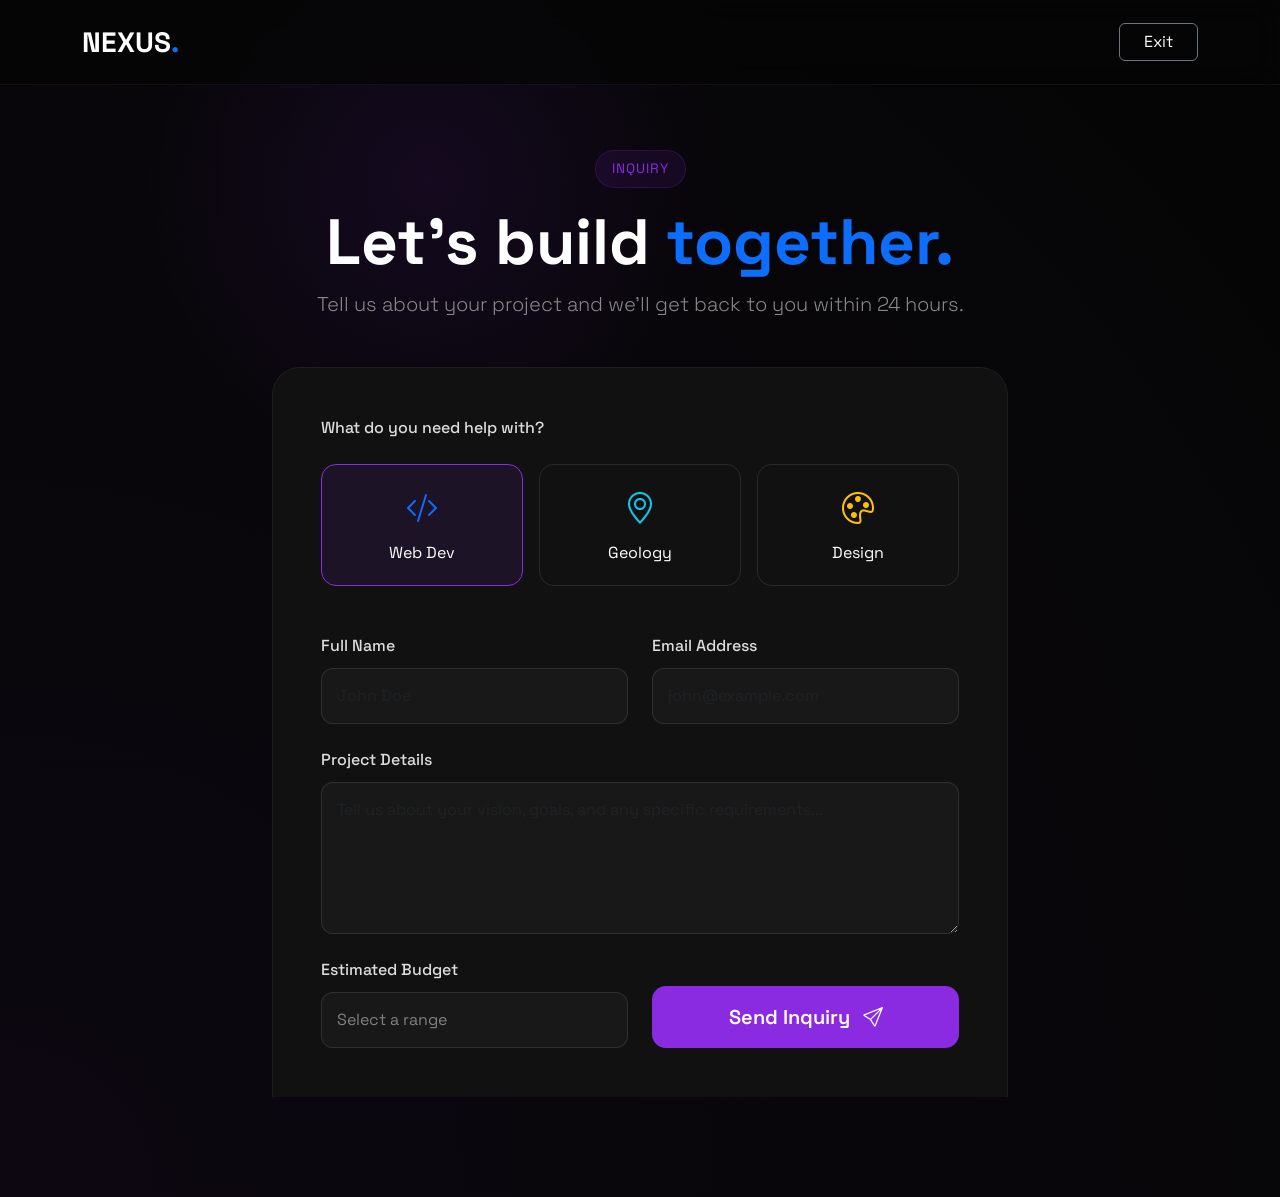
<file: contact.html>
<!DOCTYPE html>
<html lang="en">
<head>
    <meta charset="UTF-8">
    <meta name="viewport" content="width=device-width, initial-scale=1.0">
    <title>Get Started | NEXUS</title>
    <link href="https://fonts.googleapis.com/css2?family=Space+Grotesk:wght@300;500;700&display=swap" rel="stylesheet">
    <link href="https://cdn.jsdelivr.net/npm/bootstrap@5.3.0/dist/css/bootstrap.min.css" rel="stylesheet">
    <link rel="stylesheet" href="https://cdn.jsdelivr.net/npm/bootstrap-icons@1.11.1/font/bootstrap-icons.css">
    <link rel="stylesheet" href="main.css">
  
</head>
<body>
<nav class="navbar navbar-expand-lg fixed-top glass-nav py-3 navbar-dark">
        <div class="container">
            <a class="navbar-brand fw-bold text-white fs-3" href="index.html">NEXUS<span class="text-primary">.</span></a>
            <div class="ms-auto">
                <a href="index.html" class="btn btn-outline-light border-secondary px-4">Exit</a>
            </div>
        </div>
    </nav>

    <section class="contact-section">
        <div class="container">
            <div class="row justify-content-center">
                <div class="col-lg-8">
                    <div class="text-center mb-5">
                        <span class="badge-modern mb-3 d-inline-block">Inquiry</span>
                        <h1 class="display-3 fw-bold">Let's build <span class="text-primary">together.</span></h1>
                        <p class="text-secondary lead">Tell us about your project and we'll get back to you within 24 hours.</p>
                    </div>

                    <div class="bento-card p-4 p-md-5">
                        <form action="" method="POST" id="contactForm">
                            <div class="mb-5">
                                <label class="form-label d-block mb-4">What do you need help with?</label>
                                <div class="row g-3">
                                    <div class="col-md-4">
                                        <input type="radio" name="projectType" id="typeWeb" class="project-type-input" checked>
                                        <label for="typeWeb" class="project-type-card d-block">
                                            <i class="bi bi-code-slash fs-2 mb-2 d-block text-primary"></i>
                                            <span>Web Dev</span>
                                        </label>
                                    </div>
                                    <div class="col-md-4">
                                        <input type="radio" name="projectType" id="typeGeo" class="project-type-input">
                                        <label for="typeGeo" class="project-type-card d-block">
                                            <i class="bi bi-geo-alt fs-2 mb-2 d-block text-info"></i>
                                            <span>Geology</span>
                                        </label>
                                    </div>
                                    <div class="col-md-4">
                                        <input type="radio" name="projectType" id="typeDesign" class="project-type-input">
                                        <label for="typeDesign" class="project-type-card d-block">
                                            <i class="bi bi-palette fs-2 mb-2 d-block text-warning"></i>
                                            <span>Design</span>
                                        </label>
                                    </div>
                                </div>
                            </div>

                            <div class="row g-4">
                                <div class="col-md-6">
                                    <label class="form-label">Full Name</label>
                                    <input type="text" class="form-control" placeholder="John Doe" required>
                                </div>
                                <div class="col-md-6">
                                    <label class="form-label">Email Address</label>
                                    <input type="email" class="form-control" placeholder="john@example.com" required>
                                </div>
                                <div class="col-12">
                                    <label class="form-label">Project Details</label>
                                    <textarea class="form-control" rows="5" placeholder="Tell us about your vision, goals, and any specific requirements..."></textarea>
                                </div>
                                <div class="col-md-6">
                                    <label class="form-label">Estimated Budget</label>
                                    <select class="form-select">
                                        <option selected>Select a range</option>
                                        <option value="1">$500 - $1,000</option>
                                        <option value="2">$1,000 - $5,000</option>
                                        <option value="3">$5,000+</option>
                                    </select>
                                </div>
                                <div class="col-md-6 d-flex align-items-end">
                                    <button type="submit" class="btn btn-primary btn-lg w-100 py-3 mt-4 mt-md-0">
                                        Send Inquiry <i class="bi bi-send ms-2"></i>
                                    </button>
                                </div>
                            </div>
                        </form>
                    </div>
                </div>
            </div>
        </div>
    </section>

    <script src="https://cdn.jsdelivr.net/npm/bootstrap@5.3.0/dist/js/bootstrap.bundle.min.js"></script>
</body>
</html>
</file>
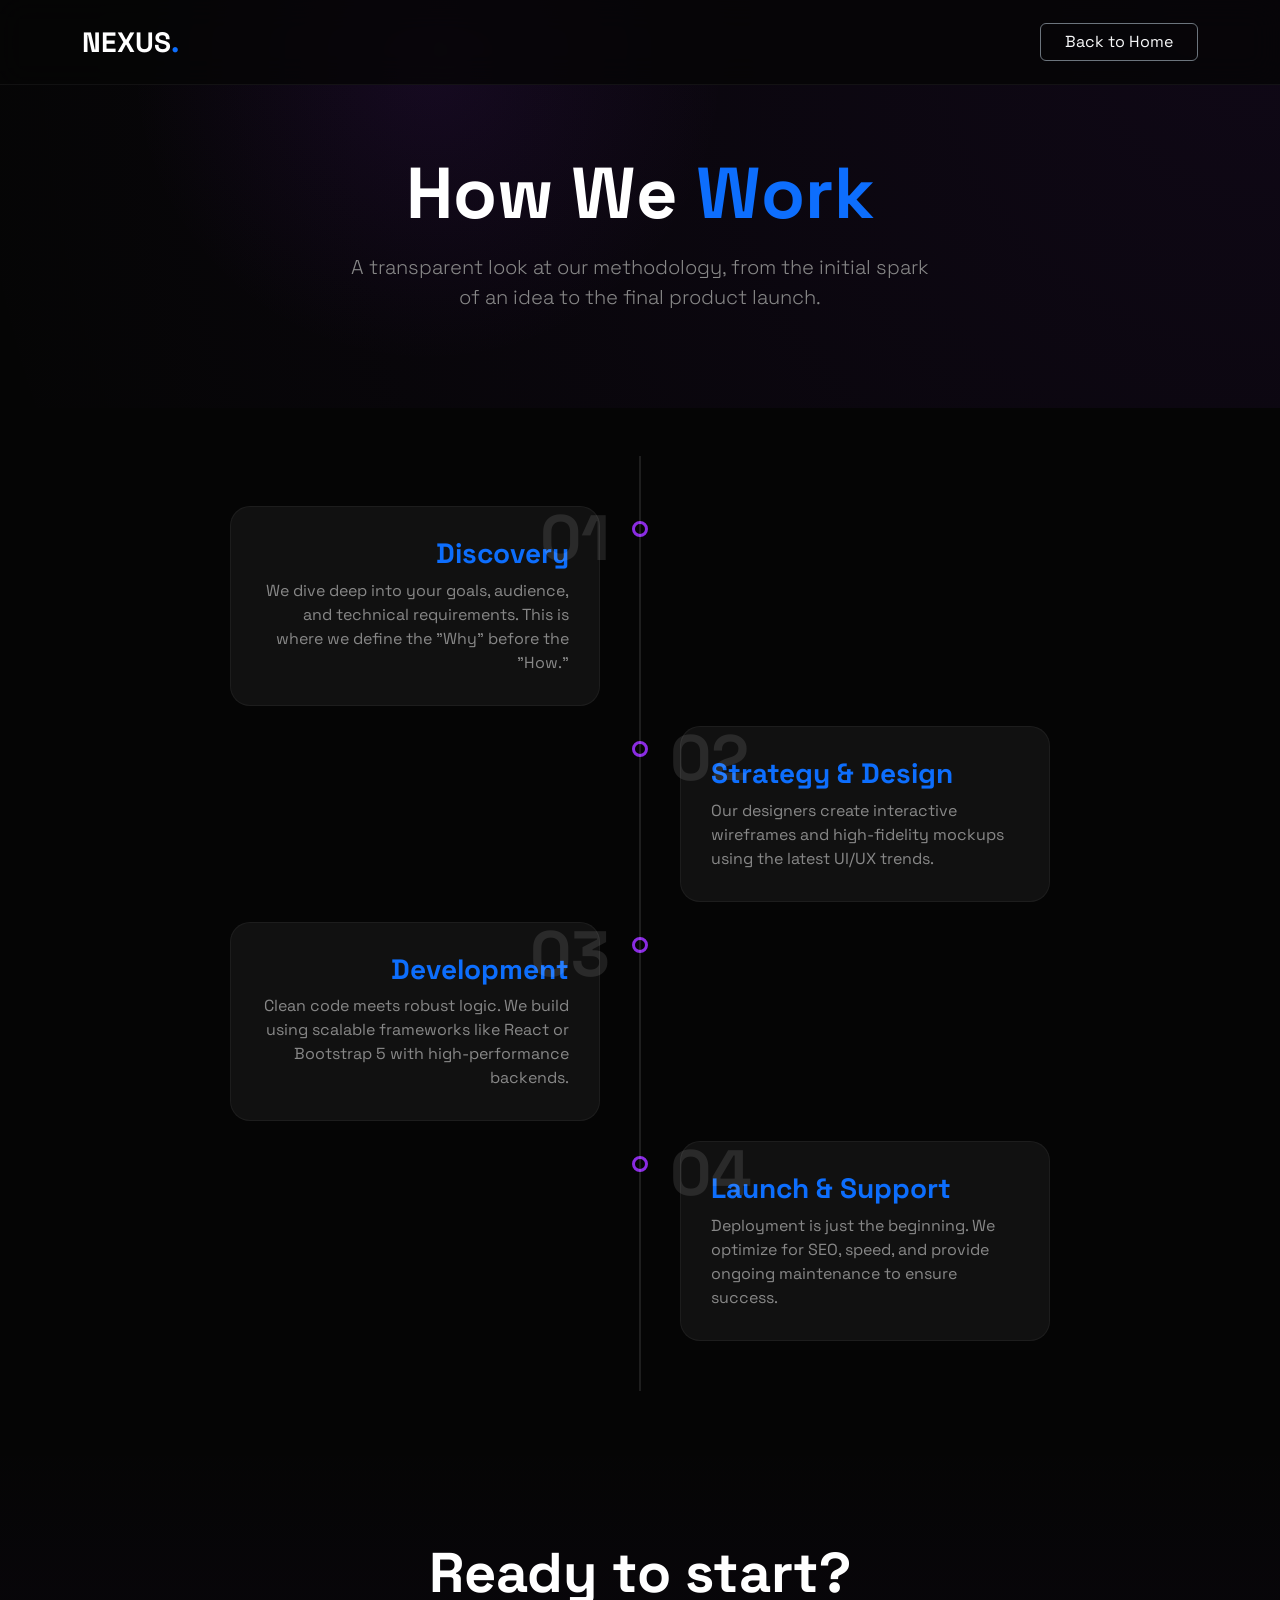
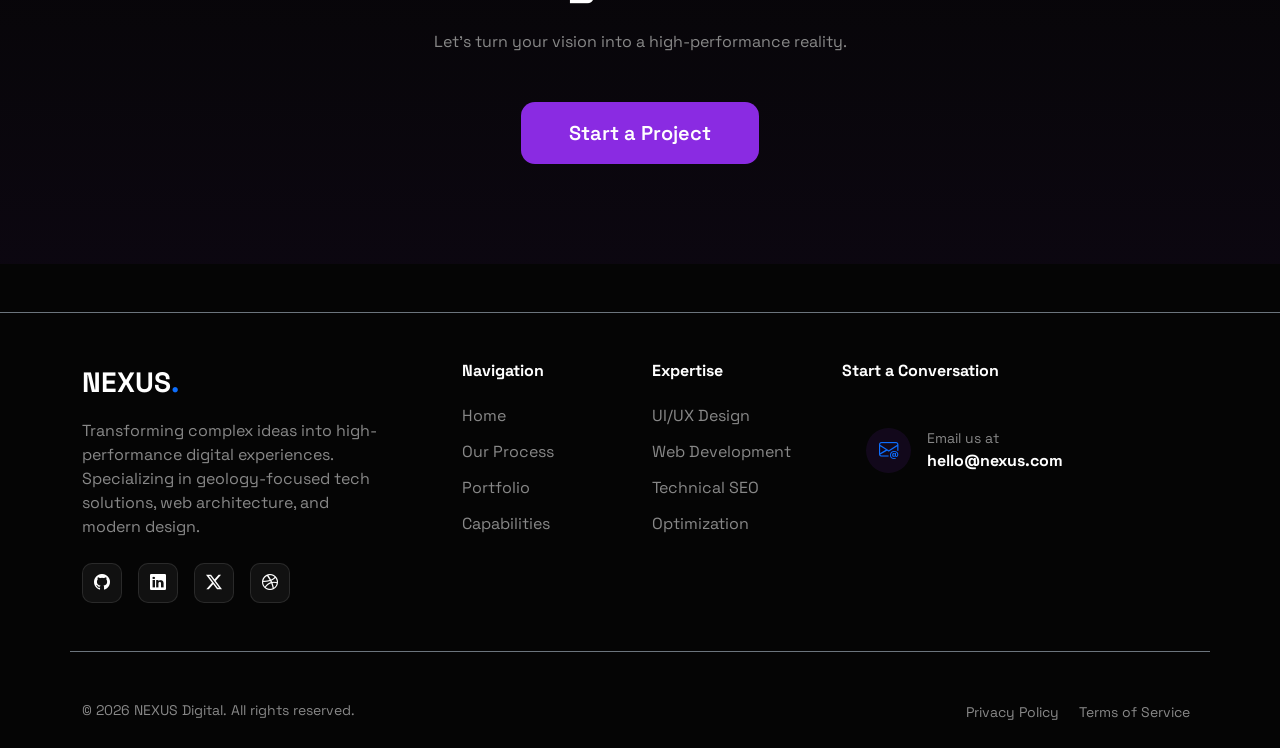
<file: process.html>
<!DOCTYPE html>
<html lang="en">
<head>
    <meta charset="UTF-8">
    <meta name="viewport" content="width=device-width, initial-scale=1.0">
    <title>Our Process | NEXUS</title>
    <link href="https://fonts.googleapis.com/css2?family=Space+Grotesk:wght@300;500;700&display=swap" rel="stylesheet">
    <link href="https://cdn.jsdelivr.net/npm/bootstrap@5.3.0/dist/css/bootstrap.min.css" rel="stylesheet">
    <link rel="stylesheet" href="https://cdn.jsdelivr.net/npm/bootstrap-icons@1.11.1/font/bootstrap-icons.css">
    <link rel="stylesheet" href="main.css">
    <style>
        
    </style>
</head>
<body>

    <nav class="navbar navbar-expand-lg fixed-top glass-nav py-3">
        <div class="container">
            <a class="navbar-brand fw-bold text-white fs-3" href="index.html">NEXUS<span class="text-primary">.</span></a>
            <div class="ms-auto">
                <a href="index.html" class="btn btn-outline-light border-secondary px-4">Back to Home</a>
            </div>
        </div>
    </nav>

    <header class="process-header text-center">
        <div class="container">
            <h1 class="display-2 fw-bold mb-3">How We <span class="text-primary">Work</span></h1>
            <p class="lead text-secondary mx-auto" style="max-width: 600px;">
                A transparent look at our methodology, from the initial spark of an idea to the final product launch.
            </p>
        </div>
    </header>

    <section class="py-5">
        <div class="container">
            <div class="timeline-container">
                
                <div class="process-step left">
                    <div class="process-card">
                        <span class="step-number">01</span>
                        <h3 class="text-primary fw-bold">Discovery</h3>
                        <p class="text-secondary mb-0">We dive deep into your goals, audience, and technical requirements. This is where we define the "Why" before the "How."</p>
                    </div>
                </div>

                <div class="process-step right">
                    <div class="process-card">
                        <span class="step-number">02</span>
                        <h3 class="text-primary fw-bold">Strategy & Design</h3>
                        <p class="text-secondary mb-0">Our designers create interactive wireframes and high-fidelity mockups using the latest UI/UX trends.</p>
                    </div>
                </div>

                <div class="process-step left">
                    <div class="process-card">
                        <span class="step-number">03</span>
                        <h3 class="text-primary fw-bold">Development</h3>
                        <p class="text-secondary mb-0">Clean code meets robust logic. We build using scalable frameworks like React or Bootstrap 5 with high-performance backends.</p>
                    </div>
                </div>

                <div class="process-step right">
                    <div class="process-card">
                        <span class="step-number">04</span>
                        <h3 class="text-primary fw-bold">Launch & Support</h3>
                        <p class="text-secondary mb-0">Deployment is just the beginning. We optimize for SEO, speed, and provide ongoing maintenance to ensure success.</p>
                    </div>
                </div>

            </div>
        </div>
    </section>

    <section class="footer-cta text-center">
        <div class="container">
            <h2 class="display-4 fw-bold mb-4">Ready to start?</h2>
            <p class="text-secondary mb-5">Let's turn your vision into a high-performance reality.</p>
            <a href="contact.html" class="btn btn-primary btn-lg px-5 py-3">Start a Project</a>
        </div>
    </section>
    <button id="backToTop" class="back-to-top" aria-label="Back to top">
        <i class="bi bi-arrow-up"></i>
    </button>


      <footer class="pt-5 pb-4 mt-5 border-top border-secondary" style="background-color: #050505;">
    <div class="container">
        <div class="row g-4">
            <div class="col-lg-4 col-md-12 mb-4">
                <a class="navbar-brand fw-bold text-white fs-3 d-block mb-3" href="#">NEXUS<span class="text-primary">.</span></a>
                <p class="text-secondary pe-lg-5">
                    Transforming complex ideas into high-performance digital experiences. Specializing in geology-focused tech solutions, web architecture, and modern design.
                </p>
                <div class="d-flex gap-3 mt-4">
                    <a href="#" class="social-icon"><i class="bi bi-github"></i></a>
                    <a href="#" class="social-icon"><i class="bi bi-linkedin"></i></a>
                    <a href="#" class="social-icon"><i class="bi bi-twitter-x"></i></a>
                    <a href="#" class="social-icon"><i class="bi bi-dribbble"></i></a>
                </div>
            </div>

            <div class="col-lg-2 col-md-4 col-6 mb-4">
                <h6 class="text-white fw-bold mb-4">Navigation</h6>
                <ul class="list-unstyled footer-links">
                    <li><a href="index.html">Home</a></li>
                    <li><a href="process.html">Our Process</a></li>
                    <li><a href="services.html#projects">Portfolio</a></li>
                    <li><a href="services.html">Capabilities</a></li>
                </ul>
            </div>

            <div class="col-lg-2 col-md-4 col-6 mb-4">
                <h6 class="text-white fw-bold mb-4">Expertise</h6>
                <ul class="list-unstyled footer-links">
                    <li><a href="#">UI/UX Design</a></li>
                    <li><a href="#">Web Development</a></li>
                    <li><a href="#">Technical SEO</a></li>
                    <li><a href="#">Optimization</a></li>
                </ul>
            </div>

            <div class="col-lg-4 col-md-4 mb-4">
                <h6 class="text-white fw-bold mb-4">Start a Conversation</h6>
                <div class="glass-card p-4 d-flex align-items-center gap-3">
                    <div class="icon-circle">
                        <i class="bi bi-envelope-at text-primary"></i>
                    </div>
                    <div>
                        <p class="small text-secondary mb-0">Email us at</p>
                        <a href="mailto:hello@nexus.com" class="text-white text-decoration-none fw-bold">hello@nexus.com</a>
                    </div>
                </div>
            </div>
        </div>

        <div class="row pt-5 mt-4 border-top border-secondary">
            <div class="col-md-6 text-center text-md-start">
                <p class="text-secondary small mb-0">&copy; 2026 NEXUS Digital. All rights reserved.</p>
            </div>
            <div class="col-md-6 text-center text-md-end mt-2 mt-md-0">
                <a href="#" class="text-secondary small text-decoration-none mx-2">Privacy Policy</a>
                <a href="#" class="text-secondary small text-decoration-none mx-2">Terms of Service</a>
            </div>
        </div>
    </div>
    </footer>

</body>
    <script src="https://cdn.jsdelivr.net/npm/bootstrap@5.3.0/dist/js/bootstrap.bundle.min.js"></script>

    <script>
        // Configure the observer
        const observerOptions = {
            threshold: 0.2 // Trigger when 20% of the element is visible
        };

        const observer = new IntersectionObserver((entries, observer) => {
            entries.forEach(entry => {
                if (entry.isIntersecting) {
                    // Add the class to trigger the CSS transition
                    entry.target.classList.add('is-visible');
                    // Optional: Stop observing once the animation has played
                    observer.unobserve(entry.target);
                }
            });
        }, observerOptions);

        // Target all process-step elements
        document.querySelectorAll('.process-step').forEach(step => {
            observer.observe(step);
        });


        
    
    </script>


</html>
</file>
<file: main.css>
html {
    scroll-behavior: smooth;
}


/* Global reset to prevent horizontal scroll */
html, body {
    width: 100%;
    margin: 0;
    padding: 0;
    overflow-x: hidden; /* This is the primary fix */
    position: relative;
}

/* Ensure all images stay within their parent containers */
img {
    max-width: 100%;
    height: auto;
}

/* Fix for Bootstrap rows */
.container {
    overflow: hidden; /* Keeps bento cards from peeking out during hover animations */
}

/* Responsive typography to prevent long words from pushing the screen */
@media (max-width: 768px) {
    .display-1 {
        font-size: 3rem !important;
        word-wrap: break-word;
    }
}

:root {
    --bg-dark: #050505;
    --card-bg: #111111;
    --accent: #8A2BE2; /* Electric Violet */
    --text-muted: #888888;
}

a{
    color: var(--accent);
    text-decoration: none;
    transition: color 0.3s;}

body {
    background-color: var(--bg-dark);
    color: #ffffff;
    font-family: 'Space Grotesk', sans-serif;
    overflow-x: hidden;
}

/* Subtle Background Glow */
body::before {
    content: "";
    position: absolute;
    top: -10%; left: 10%;
    width: 600px; height: 600px;
    background: radial-gradient(circle, rgba(138, 43, 226, 0.1) 0%, rgba(0,0,0,0) 70%);
    z-index: -1;
}

/* Glassmorphism Navbar */
.glass-nav {
    background: rgba(5, 5, 5, 0.8);
    backdrop-filter: blur(15px);
    border-bottom: 1px solid rgba(255, 255, 255, 0.05);
}

/* Hero Section */
.hero-section {
    padding-top: 150px;
    padding-bottom: 100px;
}

.display-1 {
    letter-spacing: -3px;
    font-weight: 700;
}

/* Bento Card System */
.bento-card {
    background: var(--card-bg);
    border: 1px solid rgba(255, 255, 255, 0.05);
    border-radius: 28px;
    padding: 40px;
    height: 100%;
    transition: all 0.4s cubic-bezier(0.175, 0.885, 0.32, 1.275);
    position: relative;
    overflow: hidden;
}

.bento-card:hover {
    border-color: rgba(138, 43, 226, 0.4);
    transform: translateY(-8px);
    box-shadow: 0 20px 40px rgba(0,0,0,0.6);
}

.main-feature {
    background: linear-gradient(145deg, #111111 0%, #0a0a0a 100%);
}

/* Custom Primary Button */
.btn-primary {
    background-color: var(--accent);
    border: none;
    padding: 14px 32px;
    border-radius: 14px;
    font-weight: 600;
    transition: 0.3s;
}

.btn-primary:hover {
    background-color: #7224bc;
    box-shadow: 0 0 25px rgba(138, 43, 226, 0.4);
    transform: scale(1.05);
}

.text-secondary {
    color: var(--text-muted) !important;
}

/* Floating Badge */
.badge-modern {
    background: rgba(138, 43, 226, 0.1);
    color: var(--accent);
    border: 1px solid rgba(138, 43, 226, 0.2);
    padding: 8px 16px;
    border-radius: 100px;
    font-size: 0.85rem;
    text-transform: uppercase;
    letter-spacing: 1px;
}

#typewriter {
    color: var(--accent);
}


/* process */

:root {
    --bg-dark: #050505;
    --card-bg: #111111;
    --accent: #8A2BE2;
    --text-muted: #888888;
}

body {
    background-color: var(--bg-dark);
    color: #ffffff;
    font-family: 'Space Grotesk', sans-serif;
    overflow-x: hidden;
}

/* Glassmorphism Navbar */
.glass-nav {
    background: rgba(5, 5, 5, 0.8);
    backdrop-filter: blur(15px);
    border-bottom: 1px solid rgba(255, 255, 255, 0.05);
}

.process-header {
    padding-top: 150px;
    padding-bottom: 80px;
    background: radial-gradient(circle at top right, rgba(138, 43, 226, 0.08), transparent);
}

/* Timeline Styling */
.timeline-container {
    position: relative;
    max-width: 900px;
    margin: 0 auto;
    padding: 40px 0;
}

/* The vertical line */
.timeline-container::after {
    content: '';
    position: absolute;
    width: 2px;
    background: rgba(255, 255, 255, 0.1);
    top: 0;
    bottom: 0;
    left: 50%;
    margin-left: -1px;
}

.process-step {
    padding: 10px 40px;
    position: relative;
    background-color: inherit;
    width: 50%;
}

/* The dots on the timeline */
.process-step::after {
    content: '';
    position: absolute;
    width: 16px;
    height: 16px;
    right: -8px;
    background-color: var(--bg-dark);
    border: 3px solid var(--accent);
    top: 25px;
    border-radius: 50%;
    z-index: 1;
}

/* Initial state of the cards */
.process-step {
    opacity: 0;
    transform: translateY(50px);
    transition: all 0.8s cubic-bezier(0.25, 1, 0.5, 1);
}

/* The class we will add via JavaScript */
.process-step.is-visible {
    opacity: 1;
    transform: translateY(0);
}

.left { left: 0; text-align: right; }
.right { left: 50%; text-align: left; }

.right::after { left: -8px; }

.process-card {
    background: var(--card-bg);
    border: 1px solid rgba(255, 255, 255, 0.05);
    padding: 30px;
    border-radius: 20px;
    transition: 0.3s;
}

.process-card:hover {
    border-color: var(--accent);
    box-shadow: 0 0 20px rgba(138, 43, 226, 0.1);
}

.step-number {
    font-size: 4rem;
    font-weight: 700;
    opacity: 0.1;
    position: absolute;
    top: 10px;
    right: 30px;
    line-height: 1;
}

.right .step-number { left: 30px; right: auto; }

@media screen and (max-width: 768px) {
    .timeline-container::after { left: 31px; }
    .process-step { width: 100%; padding-left: 70px; padding-right: 25px; text-align: left; }
    .process-step::after { left: 22px; }
    .right { left: 0%; }
    .step-number { right: 20px !important; left: auto !important; }
}

.footer-cta {
    background: linear-gradient(to bottom, transparent, rgba(138, 43, 226, 0.05));
    padding: 100px 0;
}


/* footer */

/* Footer Specific Styles */
.footer-links li {
margin-bottom: 12px;
}

.footer-links a {
color: var(--text-muted);
text-decoration: none;
transition: all 0.3s ease;
}

.footer-links a:hover {
color: var(--accent);
padding-left: 5px;
}

.social-icon {
width: 40px;
height: 40px;
display: flex;
align-items: center;
justify-content: center;
border-radius: 10px;
background: rgba(255, 255, 255, 0.05);
color: white;
text-decoration: none;
transition: 0.3s;
border: 1px solid rgba(255, 255, 255, 0.1);
}

.social-icon:hover {
background: var(--accent);
color: white;
transform: translateY(-3px);
box-shadow: 0 5px 15px rgba(138, 43, 226, 0.3);
}

.icon-circle {
width: 45px;
height: 45px;
background: rgba(138, 43, 226, 0.1);
border-radius: 50%;
display: flex;
align-items: center;
justify-content: center;
font-size: 1.2rem;
}


/* back2top */

.back-to-top {
    position: fixed;
    bottom: 30px;
    right: 30px;
    width: 50px;
    height: 50px;
    border-radius: 50%;
    background: rgba(138, 43, 226, 0.2); /* Accent color with transparency */
    backdrop-filter: blur(10px);
    border: 1px solid rgba(255, 255, 255, 0.1);
    color: white;
    font-size: 1.5rem;
    display: flex;
    align-items: center;
    justify-content: center;
    cursor: pointer;
    z-index: 1000;
    opacity: 0;
    visibility: hidden;
    transition: all 0.4s cubic-bezier(0.175, 0.885, 0.32, 1.275);
}

.back-to-top.show {
    opacity: 1;
    visibility: visible;
    bottom: 40px; /* Slight lift when appearing */
}

.back-to-top:hover {
    background: var(--accent);
    transform: scale(1.1) translateY(-5px);
    box-shadow: 0 10px 20px rgba(138, 43, 226, 0.4);
    border-color: rgba(255, 255, 255, 0.3);
}

/* services */

:root {
--bg-dark: #050505;
--card-bg: #111111;
--accent: #8A2BE2;
--text-muted: #888888;
}

body {
background-color: var(--bg-dark);
color: #ffffff;
font-family: 'Space Grotesk', sans-serif;
}

.glass-nav {
background: rgba(5, 5, 5, 0.8);
backdrop-filter: blur(15px);
border-bottom: 1px solid rgba(255, 255, 255, 0.05);
}

.services-header {
padding: 150px 0 60px 0;
background: linear-gradient(to bottom, rgba(138, 43, 226, 0.05), transparent);
}

/* Side-Tab Navigation Styling */
.nav-pills .nav-link {
color: var(--text-muted);
background: transparent;
border: 1px solid transparent;
padding: 20px;
text-align: left;
border-radius: 15px;
transition: 0.3s;
margin-bottom: 10px;
}

.nav-pills .nav-link.active {
background: var(--card-bg);
border-color: var(--accent);
color: white;
}

.service-content-card {
background: var(--card-bg);
border: 1px solid rgba(255, 255, 255, 0.05);
border-radius: 30px;
padding: 50px;
min-height: 500px;
}

.tech-pill {
background: rgba(255,255,255,0.05);
border: 1px solid rgba(255,255,255,0.1);
padding: 5px 15px;
border-radius: 100px;
font-size: 0.9rem;
display: inline-block;
margin: 5px;
}

.feature-list i {
color: var(--accent);
margin-right: 10px;
}


/* Project Grid */

.project-item {
    transition: all 0.5s ease;
}

.grayscale-img {
    filter: grayscale(100%);
    opacity: 0.6;
    transition: 0.5s ease;
    height: 250px;
    object-fit: cover;
}

.bento-card:hover .grayscale-img {
    filter: grayscale(0%);
    opacity: 1;
    transform: scale(1.05);
}

.filter-btn.active {
    background: var(--accent);
    box-shadow: 0 0 15px rgba(138, 43, 226, 0.3);
}

/* Hide items that don't match filter */
.hide-item {
    display: none;
}


/* contact */

.contact-section {
    padding-top: 150px;
    padding-bottom: 100px;
    background: radial-gradient(circle at bottom left, rgba(138, 43, 226, 0.05), transparent);
}

.form-control, .form-select {
    background: rgba(255, 255, 255, 0.03);
    border: 1px solid rgba(255, 255, 255, 0.1);
    color: white;
    padding: 15px;
    border-radius: 12px;
    transition: all 0.3s ease;
}

.form-control:focus, .form-select:focus {
    background: rgba(255, 255, 255, 0.05);
    border-color: var(--accent);
    color: white;
    box-shadow: 0 0 15px rgba(138, 43, 226, 0.2);
}

.form-label {
    font-weight: 500;
    margin-bottom: 10px;
    color: #ddd;
}

/* Custom Radio Buttons for Project Type */
.project-type-card {
    cursor: pointer;
    border: 1px solid rgba(255, 255, 255, 0.1);
    background: var(--card-bg);
    padding: 20px;
    border-radius: 15px;
    text-align: center;
    transition: 0.3s;
    height: 100%;
}

.project-type-input:checked + .project-type-card {
    border-color: var(--accent);
    background: rgba(138, 43, 226, 0.1);
}

.project-type-input {
    display: none;
}

.form-select {
    color: #808080 !important; /* Light gray instead of pure white */
}
</file>
